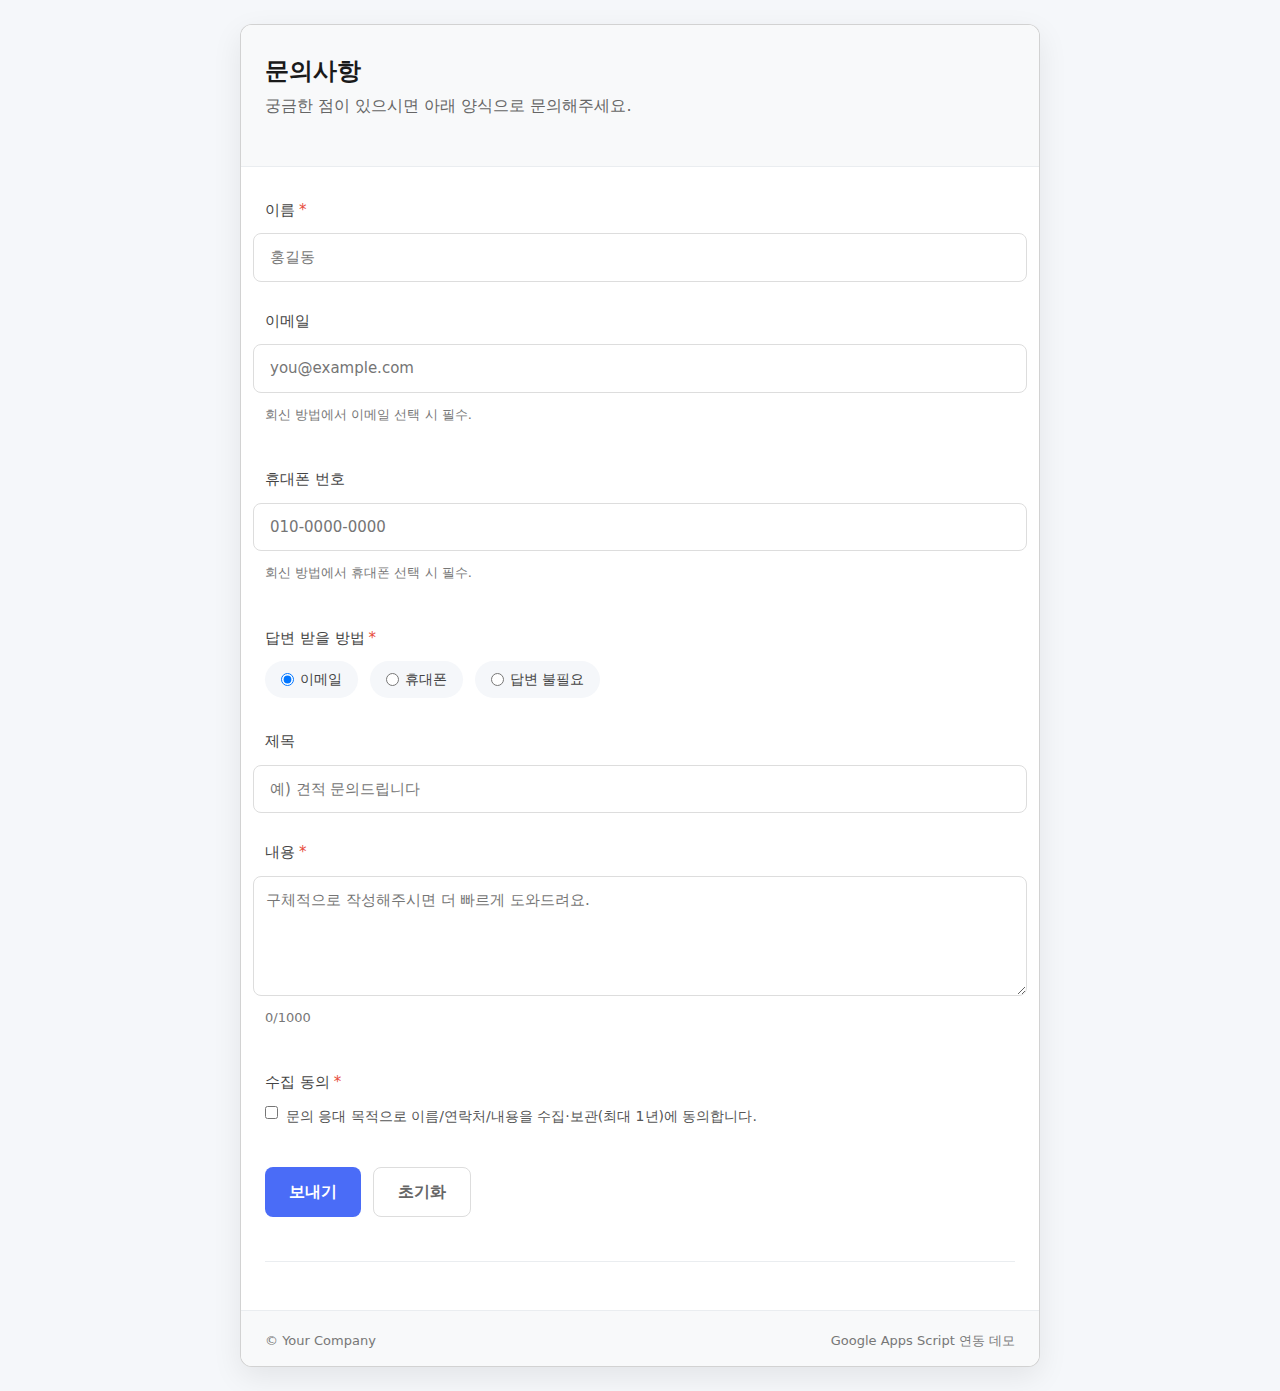
<file: index.html>
<!DOCTYPE html>
<html lang="ko">
<head>
    <meta charset="UTF-8">
    <meta name="viewport" content="width=device-width, initial-scale=1.0">
    <title>문의 양식</title>
    <link href="https://cdn.jsdelivr.net/npm/bootstrap@5.3.2/dist/css/bootstrap.min.css" rel="stylesheet">
    <link href="css/style.css" rel="stylesheet">
</head>
<body>
<div class="wrap">
    <div class="card">
        <header>
            <h1 class="title">문의사항</h1>
            <p class="subtitle">궁금한 점이 있으시면 아래 양식으로 문의해주세요.</p>
        </header>

        <form id="contactForm">

            <div class="row">
                <label for="name" class="req">이름</label>
                <input type="text" id="name" name="name" placeholder="홍길동" required/>
            </div>

            <div class="row">
                <label for="email">이메일</label>
                <input type="email" id="email" name="email" placeholder="you@example.com"/>
                <p class="hint">회신 방법에서 이메일 선택 시 필수.</p>
            </div>

            <div class="row">
                <label for="phone">휴대폰 번호</label>
                <input type="tel" id="phone" name="phone" placeholder="010-0000-0000"/>
                <p class="hint">회신 방법에서 휴대폰 선택 시 필수.</p>
            </div>


            <div class="row">
                <label class="req">답변 받을 방법</label>
                <div class="methods" role="radiogroup" aria-label="답변 받을 방법">
                    <label class="pill"><input type="radio" name="reply" value="email" checked/> 이메일</label>
                    <label class="pill"><input type="radio" name="reply" value="phone"/> 휴대폰</label>
                    <label class="pill"><input type="radio" name="reply" value="none"/> 답변 불필요</label>
                </div>
            </div>

            <div class="row">
                <label for="subject">제목</label>
                <input type="text" id="subject" name="subject" placeholder="예) 견적 문의드립니다"/>
            </div>

            <div class="row">
                <label for="message" class="req">내용</label>
                <textarea id="message" name="message" placeholder="구체적으로 작성해주시면 더 빠르게 도와드려요." maxlength="1000"
                          required></textarea>
                <p class="hint"><span id="count">0</span>/1000</p>
            </div>

            <div class="row">
                <label for="agree" class="req">수집 동의</label>
                <div class="agree-line">
                    <input type="checkbox" id="agree" required/>
                    <label for="agree" class="agree-text">문의 응대 목적으로 이름/연락처/내용을 수집·보관(최대 1년)에 동의합니다.</label>
                </div>
            </div>

            <div class="actions">
                <button type="submit" id="submitBtn">보내기</button>
                <button type="button" class="ghost" id="resetBtn">초기화</button>
                <div id="status" aria-live="polite"></div>
            </div>

            <div class="divider"></div>
<!--            <p class="hint">전송 즉시 자동 저장됩니다. 민감정보는 기재하지 마세요.</p>-->
        </form>

        <footer class="footer">
            <small class="hint">© Your Company</small>
            <small class="hint">Google Apps Script 연동 데모</small>
        </footer>
    </div>
</div>

<script src="https://cdn.jsdelivr.net/npm/bootstrap@5.3.2/dist/js/bootstrap.bundle.min.js"></script>
<script>
    const GAS_URL = "https://script.google.com/macros/s/AKfycbwimY5-gkQKMGahQA5tQSzrRmHLPVhelQTDIkxkBd6O7KZwkXBphbdvniQvlCnsNVz6VA/exec";
    const form = document.getElementById('contactForm');
    const btn = document.getElementById('submitBtn');
    const statusDiv = document.getElementById('status');

    document.getElementById('message').addEventListener('input', function () {
        document.getElementById('count').textContent = this.value.length;
    });

    document.getElementById('resetBtn').addEventListener('click', () => {
        form.reset();
        document.getElementById('count').textContent = '0';
        statusDiv.textContent = '';
    });

    document.getElementById('phone').addEventListener('input', function(e) {
        // 숫자만 추출
        let value = this.value.replace(/[^0-9]/g, '');

        // 길이에 따라 하이픈 추가
        if (value.length > 3 && value.length <= 7) {
            // 010-1234 형식
            value = value.substring(0, 3) + '-' + value.substring(3);
        } else if (value.length > 7) {
            // 010-1234-5678 형식
            value = value.substring(0, 3) + '-' + value.substring(3, 7) + '-' + value.substring(7, 11);
        }

        if (value.length > 13) {
            value = value.substring(0, 13);
        }

        this.value = value;
    });


    form.addEventListener('submit', async (e) => {
        e.preventDefault();
        btn.disabled = true;
        btn.textContent = '전송 중...';
        statusDiv.textContent = '';

        // const data = {
        //     name: document.getElementById('name').value,
        //     email: document.getElementById('email').value,
        //     phone: document.getElementById('phone').value,
        //     reply: form.querySelector('input[name="reply"]:checked')?.value || 'email',
        //     subject: document.getElementById('subject').value,
        //     message: document.getElementById('message').value,
        // };

        const formData = new FormData();
        formData.append("name", document.getElementById('name').value);
        formData.append("email", document.getElementById('email').value);
        formData.append("phone", document.getElementById('phone').value);
        formData.append("reply", form.querySelector('input[name="reply"]:checked')?.value || 'email');
        formData.append("subject", document.getElementById('subject').value);
        formData.append("message", document.getElementById('message').value);

        try {
            await fetch(GAS_URL, {
                method: "POST",
                body: formData
            });

            statusDiv.textContent = '전송 완료! 빠르게 확인하겠습니다.';
            statusDiv.style.color = '#34d399';
            form.reset();
            document.getElementById('count').textContent = '0';

        } catch (error) {
            console.error(error);
            statusDiv.textContent = '전송 중 오류가 발생했습니다.';
            statusDiv.style.color = '#ef4444';
        } finally {
            btn.disabled = false;
            btn.textContent = '보내기';
        }
    })

</script>
</body>
</html>
</file>
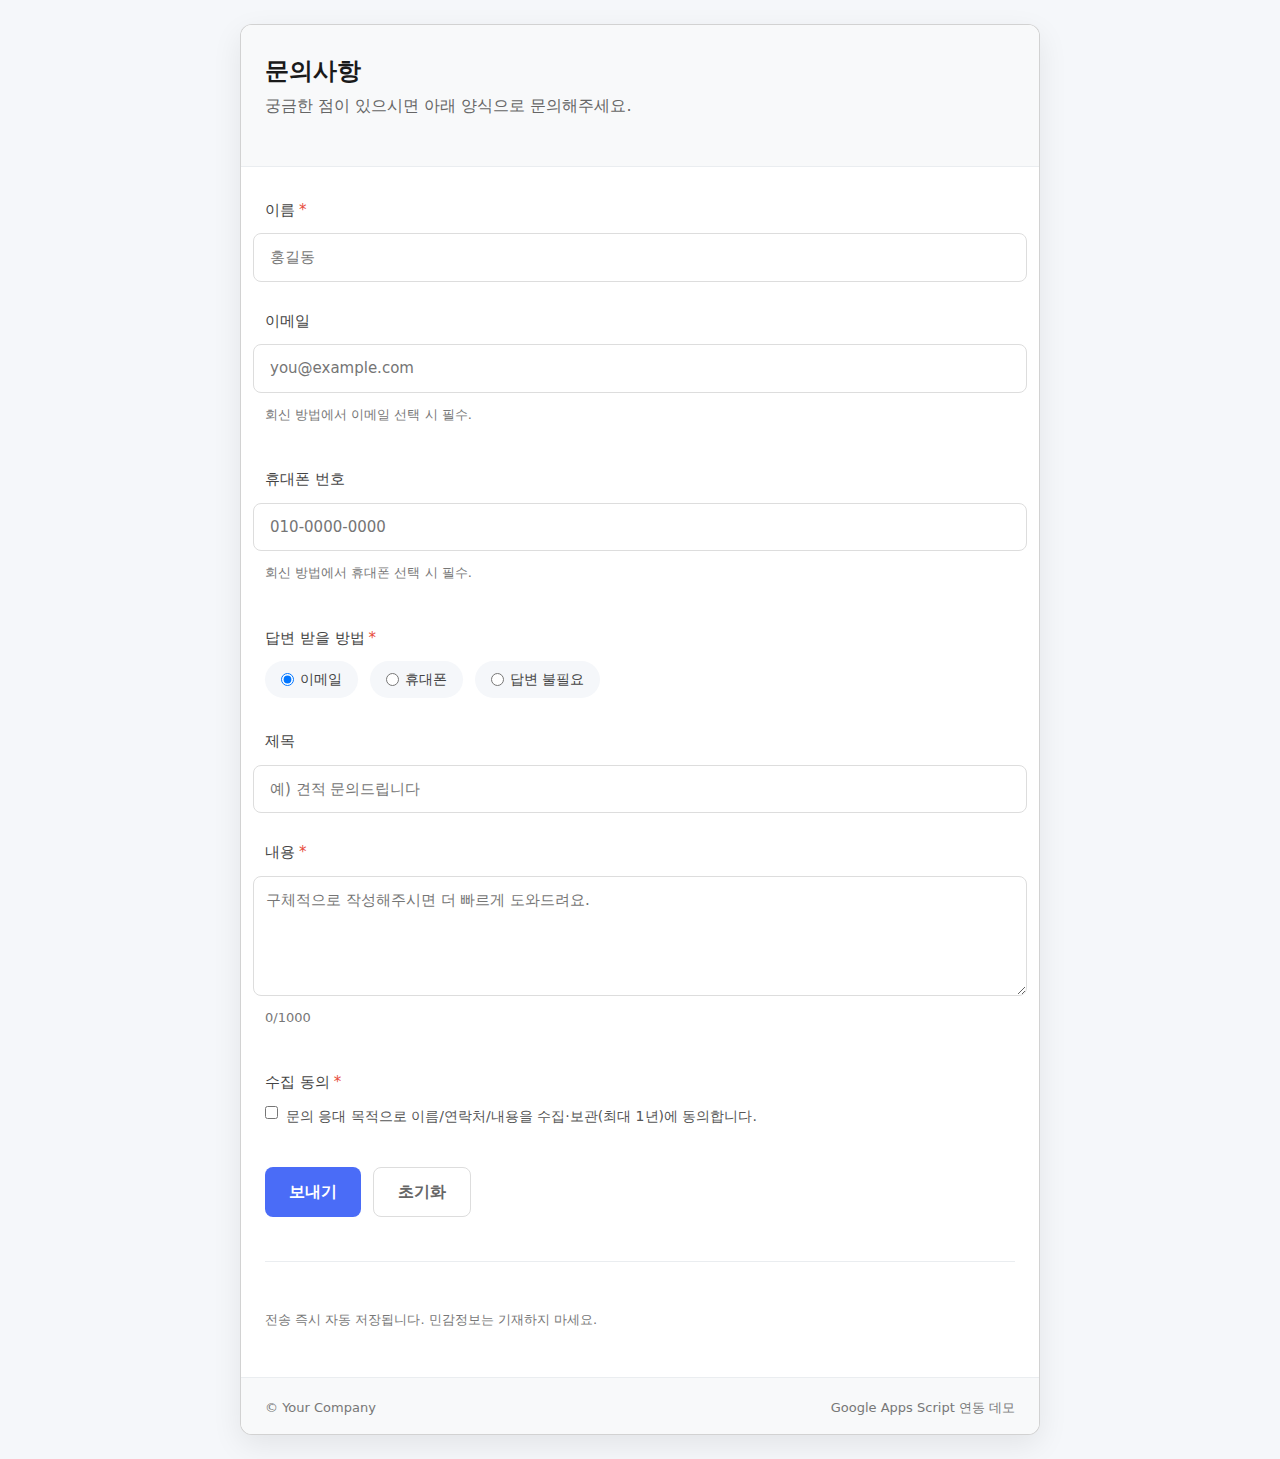
<file: .idea/index.html>
<!DOCTYPE html>
<html lang="ko">
<head>
    <meta charset="UTF-8">
    <meta name="viewport" content="width=device-width, initial-scale=1.0">
    <title>문의 양식</title>
    <link href="https://cdn.jsdelivr.net/npm/bootstrap@5.3.2/dist/css/bootstrap.min.css" rel="stylesheet">
    <link href="../css/style.css" rel="stylesheet">
</head>
<body>
<div class="wrap">
    <div class="card">
        <header>
            <h1 class="title">문의사항</h1>
            <p class="subtitle">궁금한 점이 있으시면 아래 양식으로 문의해주세요.</p>
        </header>

        <form id="contactForm">

            <div class="row">
                <label for="name" class="req">이름</label>
                <input type="text" id="name" name="name" placeholder="홍길동" required/>
            </div>

            <div class="row">
                <label for="email">이메일</label>
                <input type="email" id="email" name="email" placeholder="you@example.com"/>
                <p class="hint">회신 방법에서 이메일 선택 시 필수.</p>
            </div>

            <div class="row">
                <label for="phone">휴대폰 번호</label>
                <input type="tel" id="phone" name="phone" placeholder="010-0000-0000"/>
                <p class="hint">회신 방법에서 휴대폰 선택 시 필수.</p>
            </div>


            <div class="row">
                <label class="req">답변 받을 방법</label>
                <div class="methods" role="radiogroup" aria-label="답변 받을 방법">
                    <label class="pill"><input type="radio" name="reply" value="email" checked/> 이메일</label>
                    <label class="pill"><input type="radio" name="reply" value="phone"/> 휴대폰</label>
                    <label class="pill"><input type="radio" name="reply" value="none"/> 답변 불필요</label>
                </div>
            </div>

            <div class="row">
                <label for="subject">제목</label>
                <input type="text" id="subject" name="subject" placeholder="예) 견적 문의드립니다"/>
            </div>

            <div class="row">
                <label for="message" class="req">내용</label>
                <textarea id="message" name="message" placeholder="구체적으로 작성해주시면 더 빠르게 도와드려요." maxlength="1000"
                          required></textarea>
                <p class="hint"><span id="count">0</span>/1000</p>
            </div>

            <div class="row">
                <label for="agree" class="req">수집 동의</label>
                <div class="agree-line">
                    <input type="checkbox" id="agree" required/>
                    <label for="agree" class="agree-text">문의 응대 목적으로 이름/연락처/내용을 수집·보관(최대 1년)에 동의합니다.</label>
                </div>
            </div>

            <div class="actions">
                <button type="submit" id="submitBtn">보내기</button>
                <button type="button" class="ghost" id="resetBtn">초기화</button>
                <div id="status" aria-live="polite"></div>
            </div>

            <div class="divider"></div>
            <p class="hint">전송 즉시 자동 저장됩니다. 민감정보는 기재하지 마세요.</p>
        </form>

        <footer class="footer">
            <small class="hint">© Your Company</small>
            <small class="hint">Google Apps Script 연동 데모</small>
        </footer>
    </div>
</div>

<script src="https://cdn.jsdelivr.net/npm/bootstrap@5.3.2/dist/js/bootstrap.bundle.min.js"></script>
<script>
    const GAS_URL = "https://script.google.com/macros/s/AKfycbwJzBDDoMkaIoOui3MbLi0W2jNduIPIRaPNZUM8pXPR9UHCZ8pUDiIIN0a9JhGZ0-RPZA/exec";

    document.getElementById('message').addEventListener('input', function () {
        document.getElementById('count').textContent = this.value.length;
    });

    document.getElementById('resetBtn').addEventListener('click', () => {
        form.reset();
        document.getElementById('count').textContent = '0';
        status.textContent = '';
    });

    const form = document.getElementById('contactForm');
    const btn = document.getElementById('submitBtn');
    const statusDiv = document.getElementById('status');

    form.addEventListener('submit', async (e) => {
        e.preventDefault();
        btn.disabled = true;
        btn.textContent = '전송 중...';
        statusDiv.textContent = '';

        const data = {
            name: document.getElementById('name').value,
            email: document.getElementById('email').value,
            phone: document.getElementById('phone').value,
            reply: form.querySelector('input[name="reply"]:checked')?.value || 'email',
            subject: document.getElementById('subject').value,
            message: document.getElementById('message').value,
        };

        try {
            await fetch(GAS_URL, {
                method: "POST",
                headers: {"Content-Type": "application/json"},
                body: JSON.stringify(data)
            });

            statusDiv.textContent = '전송 완료! 빠르게 확인하겠습니다.';
            statusDiv.style.color = '#34d399';
            form.reset();
            document.getElementById('count').textContent = '0';
        } catch (error) {
            console.error(error);
            statusDiv.textContent = '전송 중 오류가 발생했습니다.';
            statusDiv.style.color = '#ef4444';
        } finally {
            btn.disabled = false;
            btn.textContent = '보내기';
        }
    })

</script>
</body>
</html>
</file>
<file: css/style.css>
/* 기본 리셋 및 글꼴 설정 */
* {
  box-sizing: border-box;
  margin: 0;
  padding: 0;
}

body {
  font-family: 'Pretendard', -apple-system, BlinkMacSystemFont, system-ui, Roboto, 'Helvetica Neue', 'Segoe UI', sans-serif;
  line-height: 1.5;
  background-color: #f5f7fa;
  color: #333;
}

/* 전체 레이아웃 */
.wrap {
  min-height: 100vh;
  display: flex;
  justify-content: center;
  align-items: center;
  padding: 24px;
}

.card {
  background-color: white;
  border-radius: 12px;
  box-shadow: 0 10px 30px rgba(0, 0, 0, 0.08);
  max-width: 800px;
  width: 100%;
  overflow: hidden;
}

/* 헤더 섹션 */
header {
  padding: 32px 24px;
  background-color: #f8f9fa;
  border-bottom: 1px solid #eaedf0;
}

.title {
  font-size: 24px;
  font-weight: 700;
  color: #1a1a1a;
  margin-bottom: 8px;
}

.subtitle {
  color: #666;
  font-size: 16px;
}

/* 폼 스타일링 */
form {
  padding: 32px 24px;
  display: grid;
  gap: 28px;
}

.row {
  display: grid;
  gap: 8px;
  min-width: 0;  /* 컨텐츠 오버플로우 방지 */
}

label {
  font-size: 15px;
  font-weight: 500;
  color: #444;
  display: block; /* 라벨이 줄바꿈되도록 설정 */
  margin-bottom: 4px; /* 라벨과 입력 필드 사이 간격 증가 */
}

.req::after {
  content: "*";
  color: #e74c3c;
  margin-left: 4px;
}

input[type="text"],
input[type="email"],
input[type="tel"],
textarea {
  padding: 12px 16px;
  border: 1px solid #ddd;
  border-radius: 8px;
  font-size: 15px;
  width: 100%;
  transition: border-color 0.2s, box-shadow 0.2s;
}

input[type="text"]:focus,
input[type="email"]:focus,
input[type="tel"]:focus,
textarea:focus {
  outline: none;
  border-color: #4a6cf7;
  box-shadow: 0 0 0 3px rgba(74, 108, 247, 0.15);
}

textarea {
  min-height: 120px;
  resize: vertical;
}

.hint {
  font-size: 13px;
  color: #777;
  margin-top: 4px;
  display: block;
}

/* 그리드 레이아웃 */
.grid-2 {
  display: grid;
  grid-template-columns: 1fr 1fr;
  gap: 24px;
  align-items: start; /* 상단 정렬 */
}

.grid-2 .row {
  width: 100%; /* 각 row가 그리드 셀 전체 너비를 차지하도록 설정 */
}

/* 이름과 이메일 입력 필드 정렬 */
.grid-2 input[type="text"],
.grid-2 input[type="email"],
.grid-2 input[type="tel"]{
  height: 48px; /* 두 입력 필드의 높이를 동일하게 설정 */
}

/* 라디오 버튼 그룹 */
.methods {
  display: flex;
  flex-wrap: wrap;
  gap: 12px;
}

.pill {
  display: flex;
  align-items: center;
  background-color: #f5f7fa;
  border-radius: 20px;
  padding: 8px 16px;
  font-size: 14px;
  cursor: pointer;
  transition: background-color 0.2s;
}

.pill:hover {
  background-color: #ebeef2;
}

.pill input[type="radio"] {
  margin-right: 6px;
}

/* 체크박스 스타일 */
.agree-line {
  display: flex;
  gap: 8px;
  align-items: flex-start;
}

.agree-text {
  font-size: 14px;
  color: #555;
}

/* 버튼 스타일 */
.actions {
  display: flex;
  gap: 12px;
  flex-wrap: wrap;
  margin-top: 8px;
}

button {
  padding: 12px 24px;
  border-radius: 8px;
  font-size: 16px;
  font-weight: 600;
  cursor: pointer;
  transition: all 0.2s;
}

button[type="submit"] {
  background-color: #4a6cf7;
  color: white;
  border: none;
}

button[type="submit"]:hover {
  background-color: #3a5cd7;
  transform: translateY(-1px);
}

.ghost {
  background-color: transparent;
  color: #666;
  border: 1px solid #ddd;
}

.ghost:hover {
  background-color: #f5f7fa;
  border-color: #ccc;
}

#status {
  flex-grow: 1;
  text-align: right;
  color: #777;
}

/* 구분선 */
.divider {
  height: 1px;
  background-color: #eaedf0;
  margin: 16px 0;
}

/* 푸터 */
.footer {
  display: flex;
  justify-content: space-between;
  padding: 16px 24px;
  background-color: #f8f9fa;
  border-top: 1px solid #eaedf0;
  color: #888;
}

/* 반응형 디자인 */
@media (max-width: 768px) {
  .grid-2 {
    grid-template-columns: 1fr;
    gap: 20px;
  }

  .actions {
    flex-direction: column;
  }

  button {
    width: 100%;
  }

  #status {
    text-align: center;
    margin-top: 12px;
  }

  .footer {
    flex-direction: column;
    align-items: center;
    gap: 8px;
  }
}

/* 애니메이션 및 효과 */
@keyframes fadeIn {
  from { opacity: 0; transform: translateY(10px); }
  to { opacity: 1; transform: translateY(0); }
}

.card {
  animation: fadeIn 0.5s ease-out;
}

/* 접근성 포커스 표시 */
:focus-visible {
  outline: 2px solid #4a6cf7;
  outline-offset: 2px;
}
</file>
